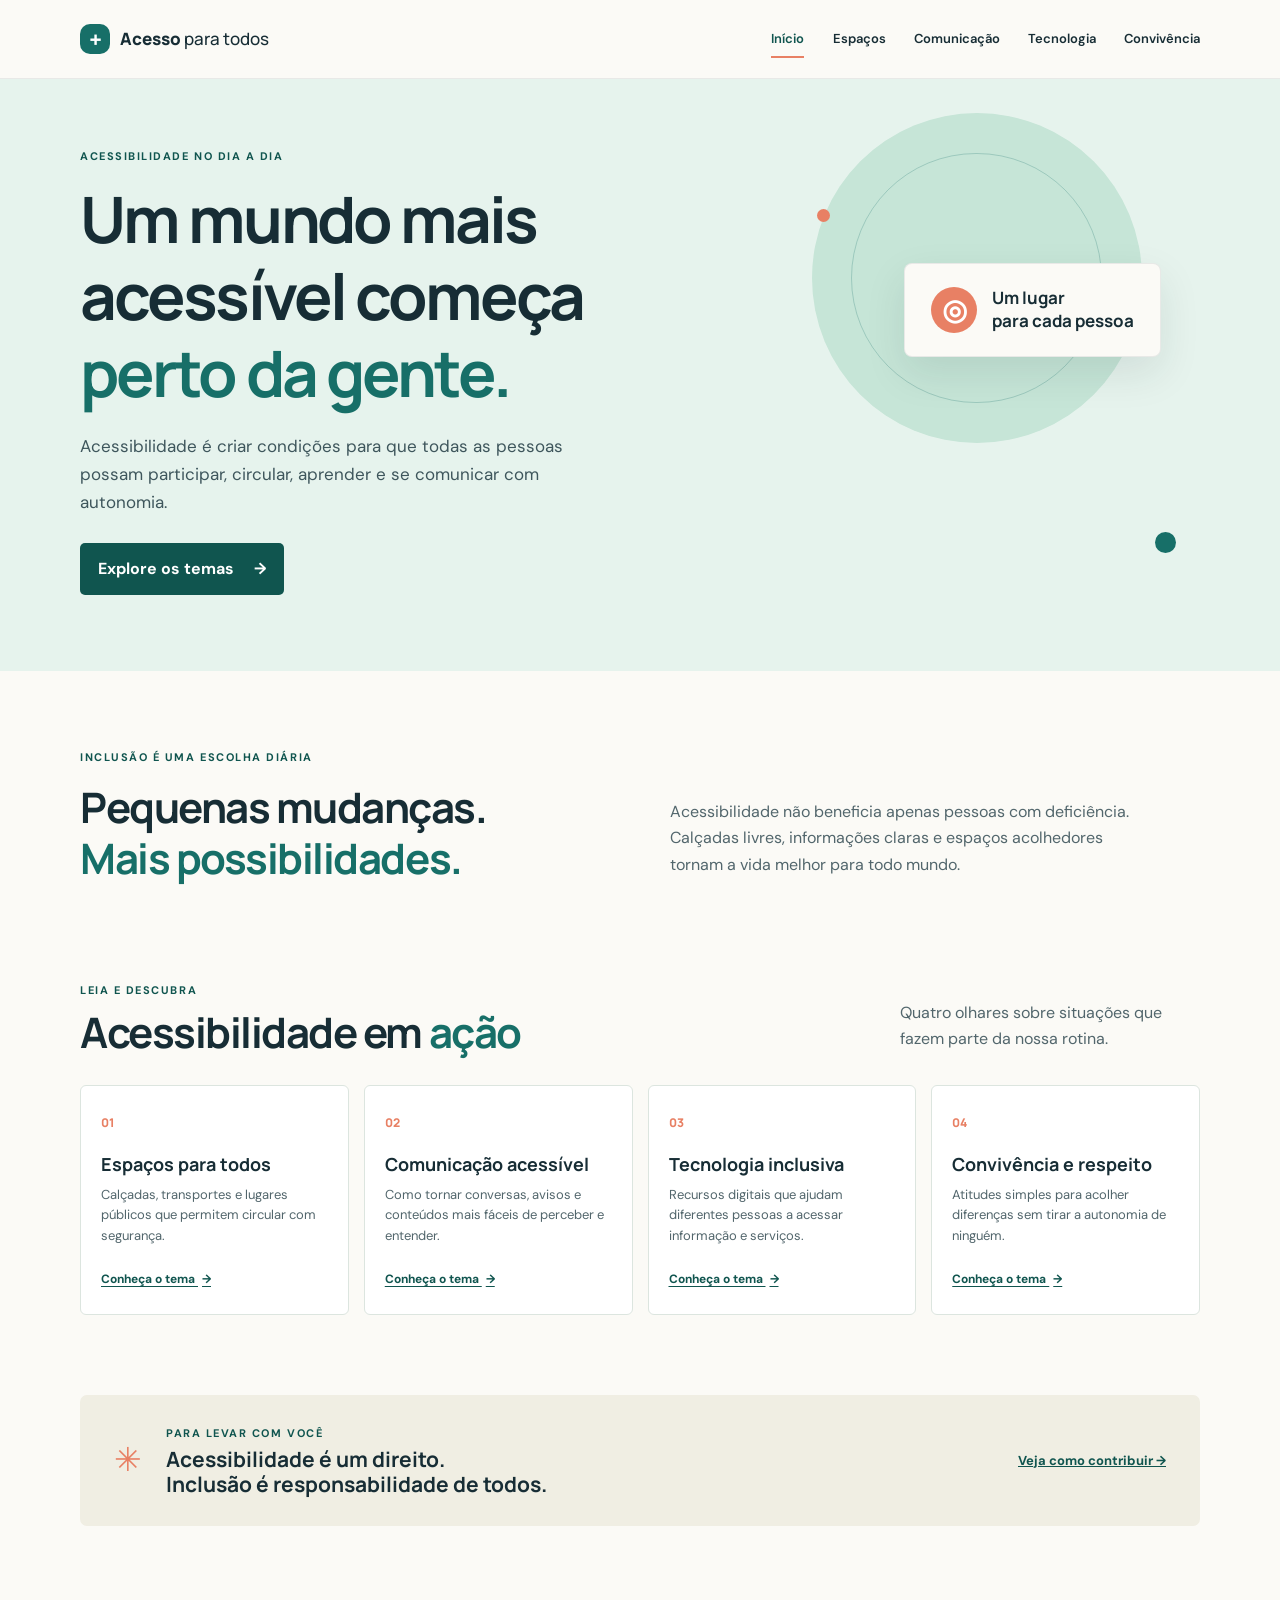
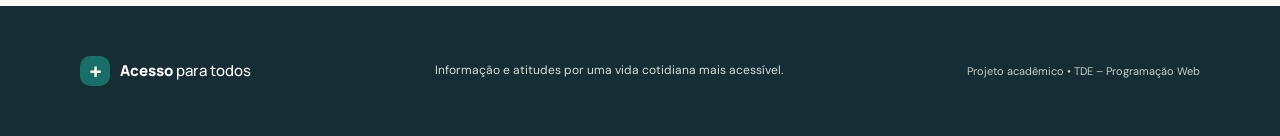
<file: index.html>
<!doctype html>
<html lang="pt-BR">
<head>
  <meta charset="utf-8">
  <meta name="viewport" content="width=device-width, initial-scale=1">
  <meta name="description" content="Ideias práticas para tornar a vida cotidiana mais acessível e inclusiva.">
  <title>Acesso para todos — acessibilidade no cotidiano</title>
  <link rel="stylesheet" href="styles.css">
</head>
<body>
  <a class="skip-link" href="#conteudo">Pular para o conteúdo</a>
  <header class="site-header">
    <div class="header-inner">
      <a class="brand" href="index.html" aria-label="Acesso para todos — página inicial">
        <span class="brand-mark" aria-hidden="true">+</span>
        <span>Acesso <span class="brand-light">para todos</span></span>
      </a>
      <nav aria-label="Navegação principal">
        <ul class="nav-list">
          <li><a href="index.html" aria-current="page">Início</a></li>
          <li><a href="cotidiano.html">Espaços</a></li>
          <li><a href="comunicacao.html">Comunicação</a></li>
          <li><a href="tecnologia.html">Tecnologia</a></li>
          <li><a href="convivencia.html">Convivência</a></li>
        </ul>
      </nav>
    </div>
  </header>

  <main id="conteudo">
    <section class="hero" aria-labelledby="hero-title">
      <div class="hero-content">
        <p class="eyebrow">ACESSIBILIDADE NO DIA A DIA</p>
        <h1 id="hero-title">Um mundo mais acessível começa <span>perto da gente.</span></h1>
        <p class="hero-text">Acessibilidade é criar condições para que todas as pessoas possam participar, circular, aprender e se comunicar com autonomia.</p>
        <a class="button" href="cotidiano.html">Explore os temas <span aria-hidden="true">→</span></a>
      </div>
      <div class="hero-art" aria-hidden="true">
        <div class="art-circle"></div>
        <div class="art-card"><span class="art-icon">◎</span><span>Um lugar<br>para cada pessoa</span></div>
        <span class="art-dot art-dot-one"></span><span class="art-dot art-dot-two"></span>
      </div>
    </section>

    <section class="intro section-wrap" aria-labelledby="intro-title">
      <div>
        <p class="eyebrow">INCLUSÃO É UMA ESCOLHA DIÁRIA</p>
        <h2 id="intro-title">Pequenas mudanças.<br><span>Mais possibilidades.</span></h2>
      </div>
      <p class="intro-copy">Acessibilidade não beneficia apenas pessoas com deficiência. Calçadas livres, informações claras e espaços acolhedores tornam a vida melhor para todo mundo.</p>
    </section>

    <section class="topics section-wrap" aria-labelledby="topics-title">
      <div class="section-heading">
        <div><p class="eyebrow">LEIA E DESCUBRA</p><h2 id="topics-title">Acessibilidade em <span>ação</span></h2></div>
        <p>Quatro olhares sobre situações que fazem parte da nossa rotina.</p>
      </div>
      <div class="card-grid">
        <article class="topic-card">
          <span class="card-number" aria-hidden="true">01</span>
          <h3>Espaços para todos</h3>
          <p>Calçadas, transportes e lugares públicos que permitem circular com segurança.</p>
          <a href="cotidiano.html">Conheça o tema <span class="visually-hidden">Espaços para todos</span> <span aria-hidden="true">→</span></a>
        </article>
        <article class="topic-card">
          <span class="card-number" aria-hidden="true">02</span>
          <h3>Comunicação acessível</h3>
          <p>Como tornar conversas, avisos e conteúdos mais fáceis de perceber e entender.</p>
          <a href="comunicacao.html">Conheça o tema <span class="visually-hidden">Comunicação acessível</span> <span aria-hidden="true">→</span></a>
        </article>
        <article class="topic-card">
          <span class="card-number" aria-hidden="true">03</span>
          <h3>Tecnologia inclusiva</h3>
          <p>Recursos digitais que ajudam diferentes pessoas a acessar informação e serviços.</p>
          <a href="tecnologia.html">Conheça o tema <span class="visually-hidden">Tecnologia inclusiva</span> <span aria-hidden="true">→</span></a>
        </article>
        <article class="topic-card">
          <span class="card-number" aria-hidden="true">04</span>
          <h3>Convivência e respeito</h3>
          <p>Atitudes simples para acolher diferenças sem tirar a autonomia de ninguém.</p>
          <a href="convivencia.html">Conheça o tema <span class="visually-hidden">Convivência e respeito</span> <span aria-hidden="true">→</span></a>
        </article>
      </div>
    </section>

    <aside class="callout section-wrap" aria-labelledby="callout-title">
      <span class="callout-symbol" aria-hidden="true">✳</span>
      <div><p class="eyebrow">PARA LEVAR COM VOCÊ</p><h2 id="callout-title">Acessibilidade é um direito.<br>Inclusão é responsabilidade de todos.</h2></div>
      <a class="text-link" href="convivencia.html">Veja como contribuir <span aria-hidden="true">→</span></a>
    </aside>
  </main>

  <footer class="site-footer">
    <div class="footer-inner">
      <a class="brand footer-brand" href="index.html"><span class="brand-mark" aria-hidden="true">+</span><span>Acesso <span class="brand-light">para todos</span></span></a>
      <p>Informação e atitudes por uma vida cotidiana mais acessível.</p>
      <small>Projeto acadêmico • TDE – Programação Web</small>
    </div>
  </footer>
</body>
</html>
</file>
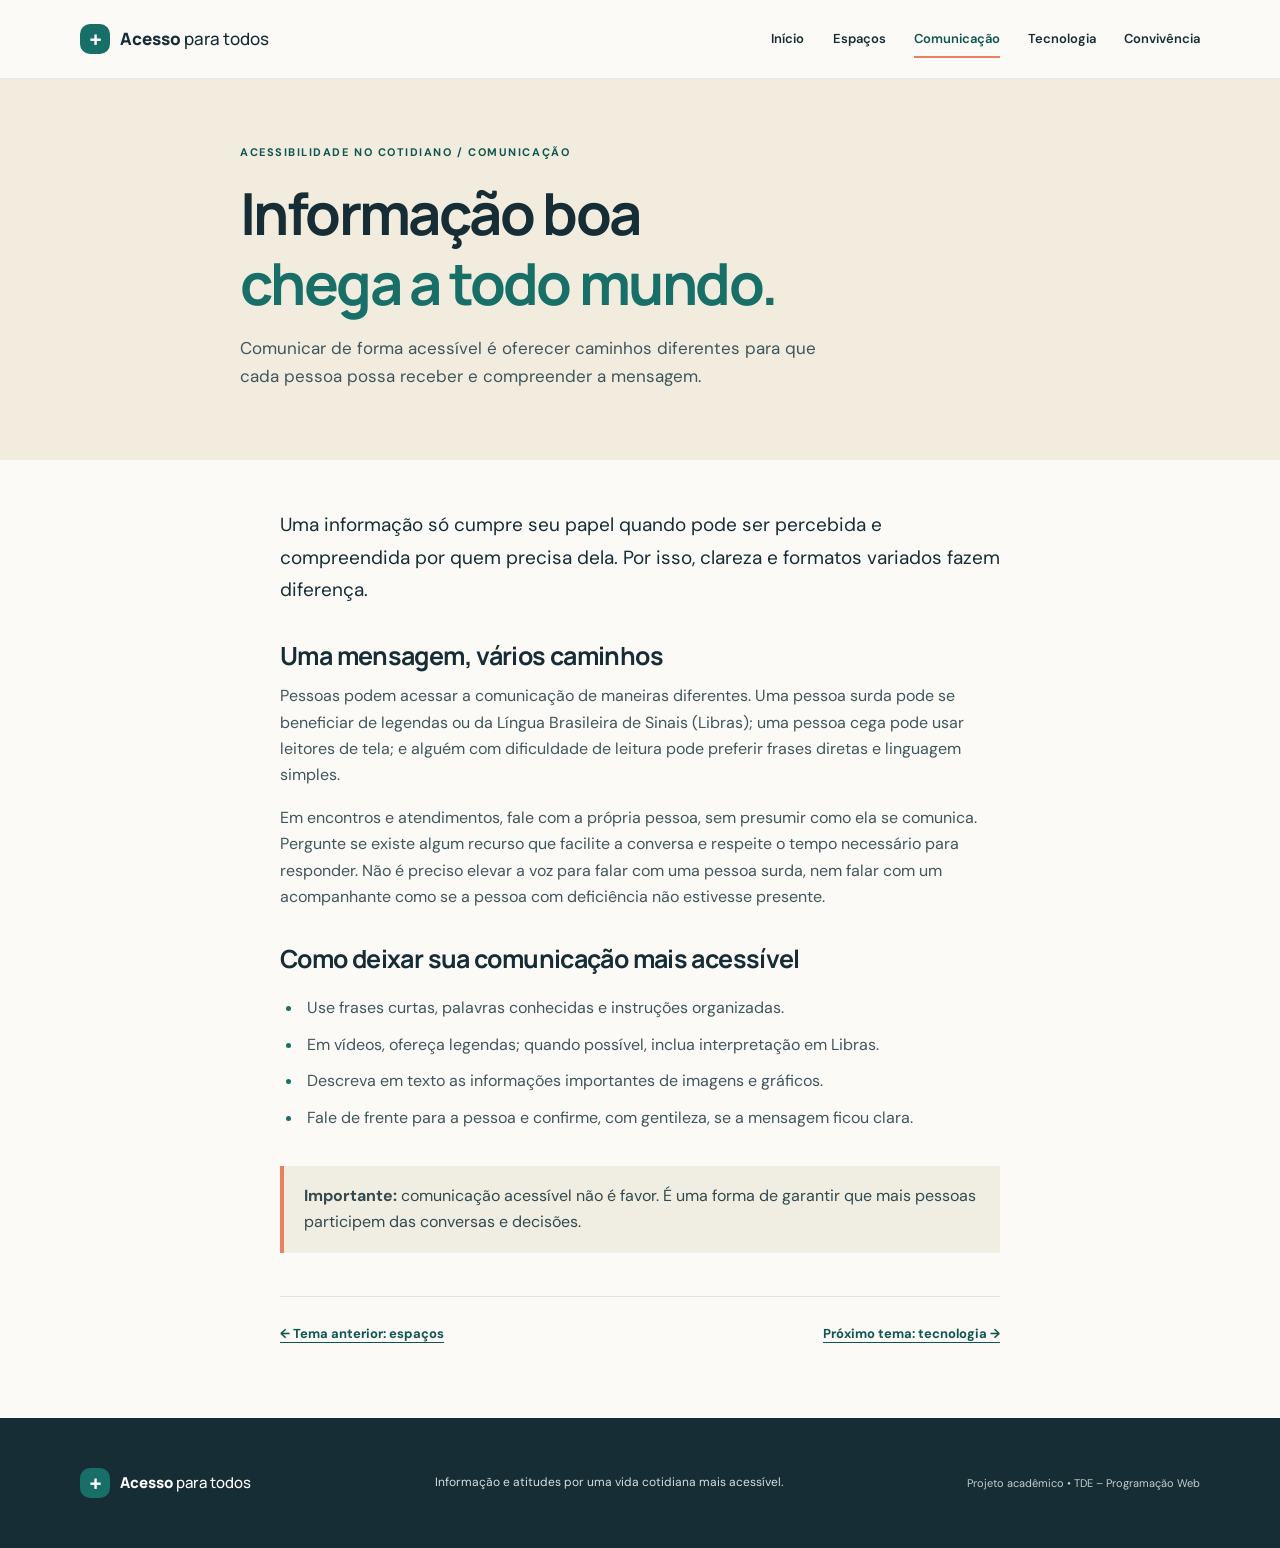
<file: comunicacao.html>
<!doctype html>
<html lang="pt-BR">
<head>
  <meta charset="utf-8">
  <meta name="viewport" content="width=device-width, initial-scale=1">
  <meta name="description" content="Dicas para uma comunicação mais clara, acessível e inclusiva.">
  <title>Comunicação acessível — Acesso para todos</title>
  <link rel="stylesheet" href="styles.css">
</head>
<body>
  <a class="skip-link" href="#conteudo">Pular para o conteúdo</a>
  <header class="site-header"><div class="header-inner">
    <a class="brand" href="index.html" aria-label="Acesso para todos — página inicial"><span class="brand-mark" aria-hidden="true">+</span><span>Acesso <span class="brand-light">para todos</span></span></a>
    <nav aria-label="Navegação principal"><ul class="nav-list">
      <li><a href="index.html">Início</a></li><li><a href="cotidiano.html">Espaços</a></li><li><a href="comunicacao.html" aria-current="page">Comunicação</a></li><li><a href="tecnologia.html">Tecnologia</a></li><li><a href="convivencia.html">Convivência</a></li>
    </ul></nav>
  </div></header>
  <main id="conteudo" class="article-main">
    <div class="article-banner banner-communication"><div class="article-banner-inner">
      <p class="eyebrow">ACESSIBILIDADE NO COTIDIANO / COMUNICAÇÃO</p>
      <h1>Informação boa<br><span>chega a todo mundo.</span></h1>
      <p>Comunicar de forma acessível é oferecer caminhos diferentes para que cada pessoa possa receber e compreender a mensagem.</p>
    </div></div>
    <article class="article-body">
      <p class="lead">Uma informação só cumpre seu papel quando pode ser percebida e compreendida por quem precisa dela. Por isso, clareza e formatos variados fazem diferença.</p>
      <h2>Uma mensagem, vários caminhos</h2>
      <p>Pessoas podem acessar a comunicação de maneiras diferentes. Uma pessoa surda pode se beneficiar de legendas ou da Língua Brasileira de Sinais (Libras); uma pessoa cega pode usar leitores de tela; e alguém com dificuldade de leitura pode preferir frases diretas e linguagem simples.</p>
      <p>Em encontros e atendimentos, fale com a própria pessoa, sem presumir como ela se comunica. Pergunte se existe algum recurso que facilite a conversa e respeite o tempo necessário para responder. Não é preciso elevar a voz para falar com uma pessoa surda, nem falar com um acompanhante como se a pessoa com deficiência não estivesse presente.</p>
      <h2>Como deixar sua comunicação mais acessível</h2>
      <ul class="action-list">
        <li>Use frases curtas, palavras conhecidas e instruções organizadas.</li>
        <li>Em vídeos, ofereça legendas; quando possível, inclua interpretação em Libras.</li>
        <li>Descreva em texto as informações importantes de imagens e gráficos.</li>
        <li>Fale de frente para a pessoa e confirme, com gentileza, se a mensagem ficou clara.</li>
      </ul>
      <aside class="note"><strong>Importante:</strong> comunicação acessível não é favor. É uma forma de garantir que mais pessoas participem das conversas e decisões.</aside>
      <nav class="article-navigation" aria-label="Navegação entre artigos"><a href="cotidiano.html">← Tema anterior: espaços</a><a href="tecnologia.html">Próximo tema: tecnologia →</a></nav>
    </article>
  </main>
  <footer class="site-footer"><div class="footer-inner"><a class="brand footer-brand" href="index.html"><span class="brand-mark" aria-hidden="true">+</span><span>Acesso <span class="brand-light">para todos</span></span></a><p>Informação e atitudes por uma vida cotidiana mais acessível.</p><small>Projeto acadêmico • TDE – Programação Web</small></div></footer>
</body>
</html>
</file>
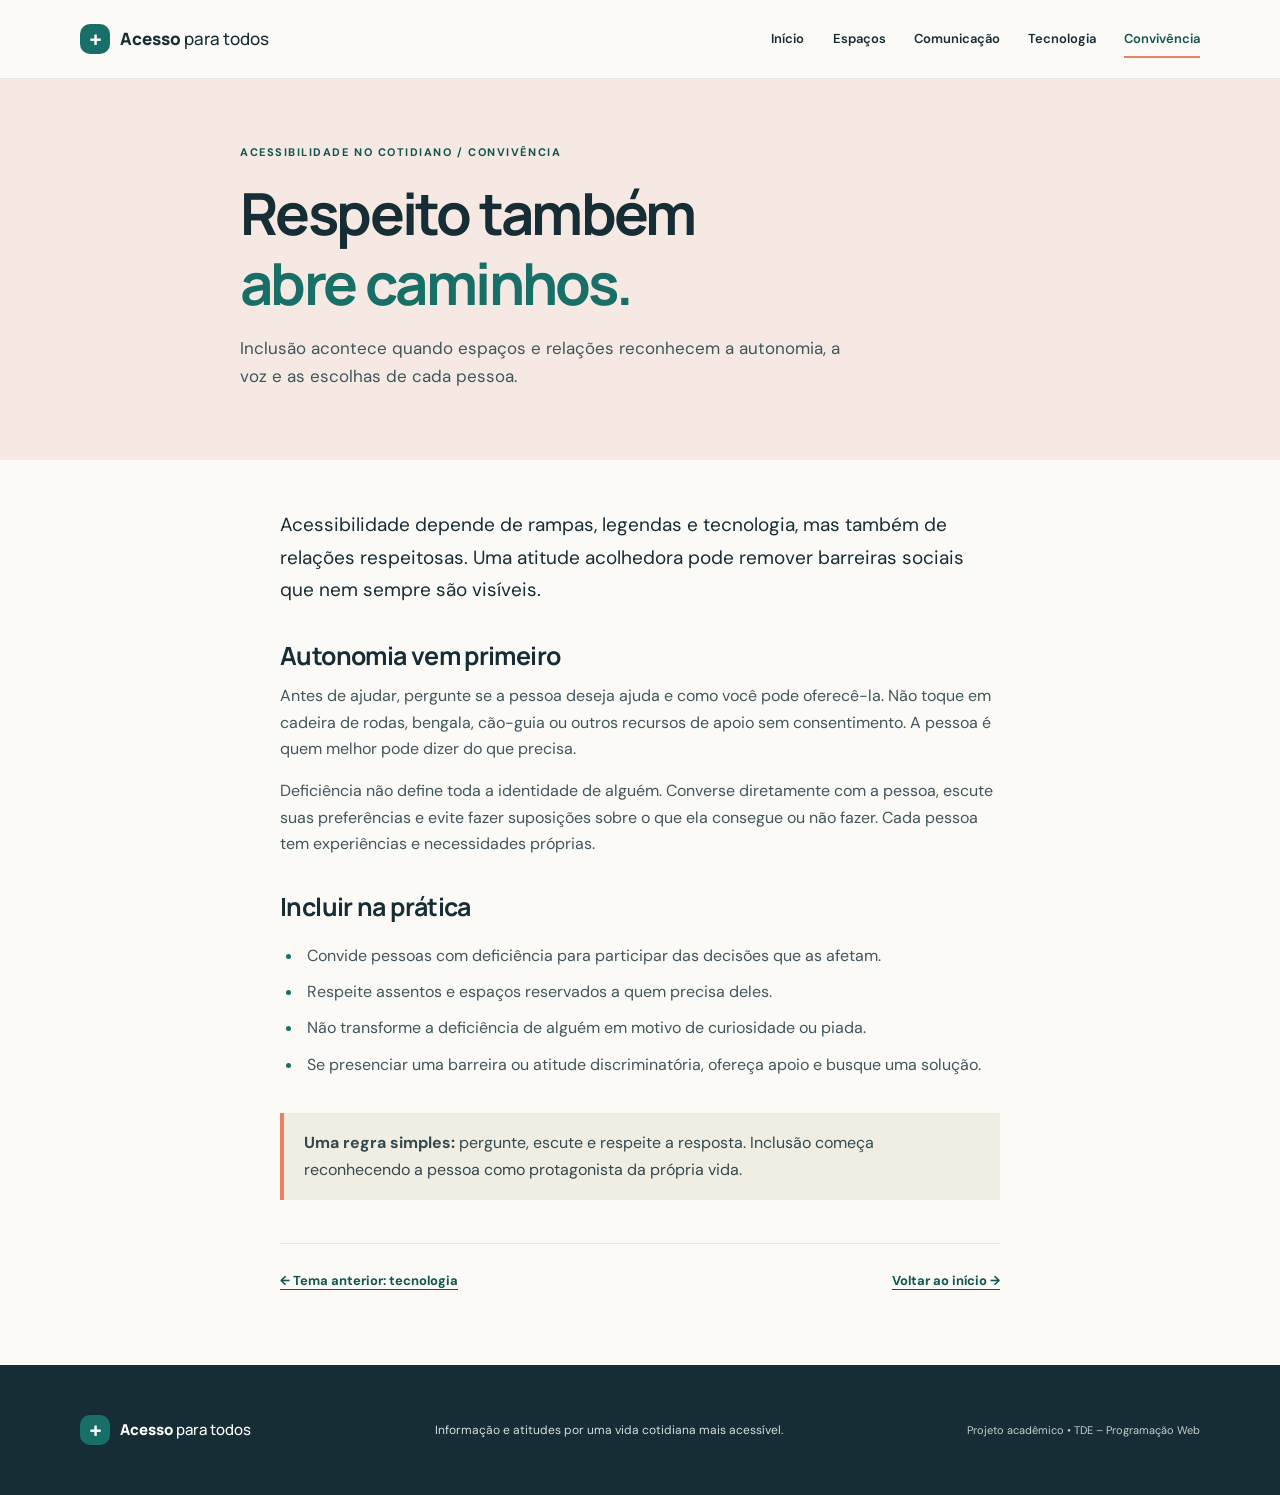
<file: convivencia.html>
<!doctype html>
<html lang="pt-BR">
<head>
  <meta charset="utf-8">
  <meta name="viewport" content="width=device-width, initial-scale=1">
  <meta name="description" content="Atitudes de respeito e convivência inclusiva no dia a dia.">
  <title>Convivência e respeito — Acesso para todos</title>
  <link rel="stylesheet" href="styles.css">
</head>
<body>
  <a class="skip-link" href="#conteudo">Pular para o conteúdo</a>
  <header class="site-header"><div class="header-inner">
    <a class="brand" href="index.html" aria-label="Acesso para todos — página inicial"><span class="brand-mark" aria-hidden="true">+</span><span>Acesso <span class="brand-light">para todos</span></span></a>
    <nav aria-label="Navegação principal"><ul class="nav-list">
      <li><a href="index.html">Início</a></li><li><a href="cotidiano.html">Espaços</a></li><li><a href="comunicacao.html">Comunicação</a></li><li><a href="tecnologia.html">Tecnologia</a></li><li><a href="convivencia.html" aria-current="page">Convivência</a></li>
    </ul></nav>
  </div></header>
  <main id="conteudo" class="article-main">
    <div class="article-banner banner-community"><div class="article-banner-inner">
      <p class="eyebrow">ACESSIBILIDADE NO COTIDIANO / CONVIVÊNCIA</p>
      <h1>Respeito também<br><span>abre caminhos.</span></h1>
      <p>Inclusão acontece quando espaços e relações reconhecem a autonomia, a voz e as escolhas de cada pessoa.</p>
    </div></div>
    <article class="article-body">
      <p class="lead">Acessibilidade depende de rampas, legendas e tecnologia, mas também de relações respeitosas. Uma atitude acolhedora pode remover barreiras sociais que nem sempre são visíveis.</p>
      <h2>Autonomia vem primeiro</h2>
      <p>Antes de ajudar, pergunte se a pessoa deseja ajuda e como você pode oferecê-la. Não toque em cadeira de rodas, bengala, cão-guia ou outros recursos de apoio sem consentimento. A pessoa é quem melhor pode dizer do que precisa.</p>
      <p>Deficiência não define toda a identidade de alguém. Converse diretamente com a pessoa, escute suas preferências e evite fazer suposições sobre o que ela consegue ou não fazer. Cada pessoa tem experiências e necessidades próprias.</p>
      <h2>Incluir na prática</h2>
      <ul class="action-list">
        <li>Convide pessoas com deficiência para participar das decisões que as afetam.</li>
        <li>Respeite assentos e espaços reservados a quem precisa deles.</li>
        <li>Não transforme a deficiência de alguém em motivo de curiosidade ou piada.</li>
        <li>Se presenciar uma barreira ou atitude discriminatória, ofereça apoio e busque uma solução.</li>
      </ul>
      <aside class="note"><strong>Uma regra simples:</strong> pergunte, escute e respeite a resposta. Inclusão começa reconhecendo a pessoa como protagonista da própria vida.</aside>
      <nav class="article-navigation" aria-label="Navegação entre artigos"><a href="tecnologia.html">← Tema anterior: tecnologia</a><a href="index.html">Voltar ao início →</a></nav>
    </article>
  </main>
  <footer class="site-footer"><div class="footer-inner"><a class="brand footer-brand" href="index.html"><span class="brand-mark" aria-hidden="true">+</span><span>Acesso <span class="brand-light">para todos</span></span></a><p>Informação e atitudes por uma vida cotidiana mais acessível.</p><small>Projeto acadêmico • TDE – Programação Web</small></div></footer>
</body>
</html>
</file>
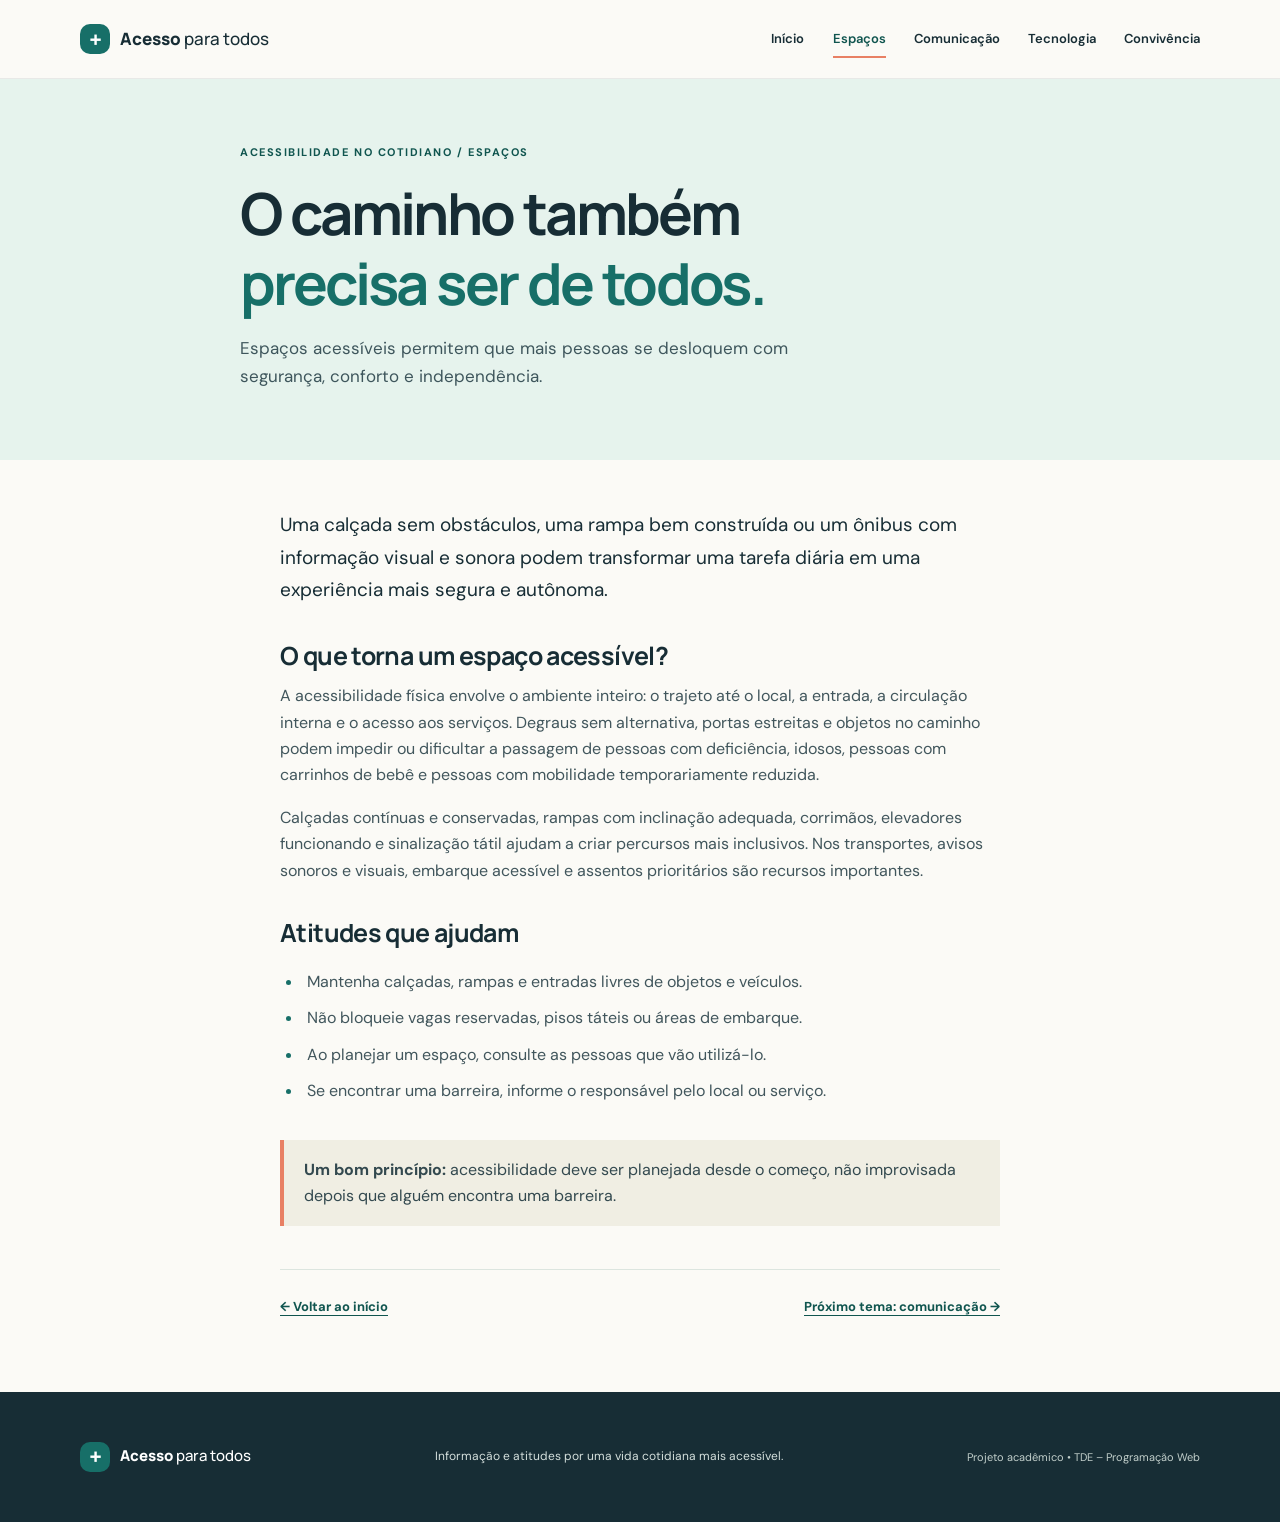
<file: cotidiano.html>
<!doctype html>
<html lang="pt-BR">
<head>
  <meta charset="utf-8">
  <meta name="viewport" content="width=device-width, initial-scale=1">
  <meta name="description" content="Como tornar calçadas, transportes e espaços públicos mais acessíveis.">
  <title>Espaços para todos — Acesso para todos</title>
  <link rel="stylesheet" href="styles.css">
</head>
<body>
  <a class="skip-link" href="#conteudo">Pular para o conteúdo</a>
  <header class="site-header"><div class="header-inner">
    <a class="brand" href="index.html" aria-label="Acesso para todos — página inicial"><span class="brand-mark" aria-hidden="true">+</span><span>Acesso <span class="brand-light">para todos</span></span></a>
    <nav aria-label="Navegação principal"><ul class="nav-list">
      <li><a href="index.html">Início</a></li><li><a href="cotidiano.html" aria-current="page">Espaços</a></li><li><a href="comunicacao.html">Comunicação</a></li><li><a href="tecnologia.html">Tecnologia</a></li><li><a href="convivencia.html">Convivência</a></li>
    </ul></nav>
  </div></header>
  <main id="conteudo" class="article-main">
    <div class="article-banner banner-space"><div class="article-banner-inner">
      <p class="eyebrow">ACESSIBILIDADE NO COTIDIANO / ESPAÇOS</p>
      <h1>O caminho também<br><span>precisa ser de todos.</span></h1>
      <p>Espaços acessíveis permitem que mais pessoas se desloquem com segurança, conforto e independência.</p>
    </div></div>
    <article class="article-body">
      <p class="lead">Uma calçada sem obstáculos, uma rampa bem construída ou um ônibus com informação visual e sonora podem transformar uma tarefa diária em uma experiência mais segura e autônoma.</p>
      <h2>O que torna um espaço acessível?</h2>
      <p>A acessibilidade física envolve o ambiente inteiro: o trajeto até o local, a entrada, a circulação interna e o acesso aos serviços. Degraus sem alternativa, portas estreitas e objetos no caminho podem impedir ou dificultar a passagem de pessoas com deficiência, idosos, pessoas com carrinhos de bebê e pessoas com mobilidade temporariamente reduzida.</p>
      <p>Calçadas contínuas e conservadas, rampas com inclinação adequada, corrimãos, elevadores funcionando e sinalização tátil ajudam a criar percursos mais inclusivos. Nos transportes, avisos sonoros e visuais, embarque acessível e assentos prioritários são recursos importantes.</p>
      <h2>Atitudes que ajudam</h2>
      <ul class="action-list">
        <li>Mantenha calçadas, rampas e entradas livres de objetos e veículos.</li>
        <li>Não bloqueie vagas reservadas, pisos táteis ou áreas de embarque.</li>
        <li>Ao planejar um espaço, consulte as pessoas que vão utilizá-lo.</li>
        <li>Se encontrar uma barreira, informe o responsável pelo local ou serviço.</li>
      </ul>
      <aside class="note"><strong>Um bom princípio:</strong> acessibilidade deve ser planejada desde o começo, não improvisada depois que alguém encontra uma barreira.</aside>
      <nav class="article-navigation" aria-label="Navegação entre artigos"><a href="index.html">← Voltar ao início</a><a href="comunicacao.html">Próximo tema: comunicação →</a></nav>
    </article>
  </main>
  <footer class="site-footer"><div class="footer-inner"><a class="brand footer-brand" href="index.html"><span class="brand-mark" aria-hidden="true">+</span><span>Acesso <span class="brand-light">para todos</span></span></a><p>Informação e atitudes por uma vida cotidiana mais acessível.</p><small>Projeto acadêmico • TDE – Programação Web</small></div></footer>
</body>
</html>
</file>
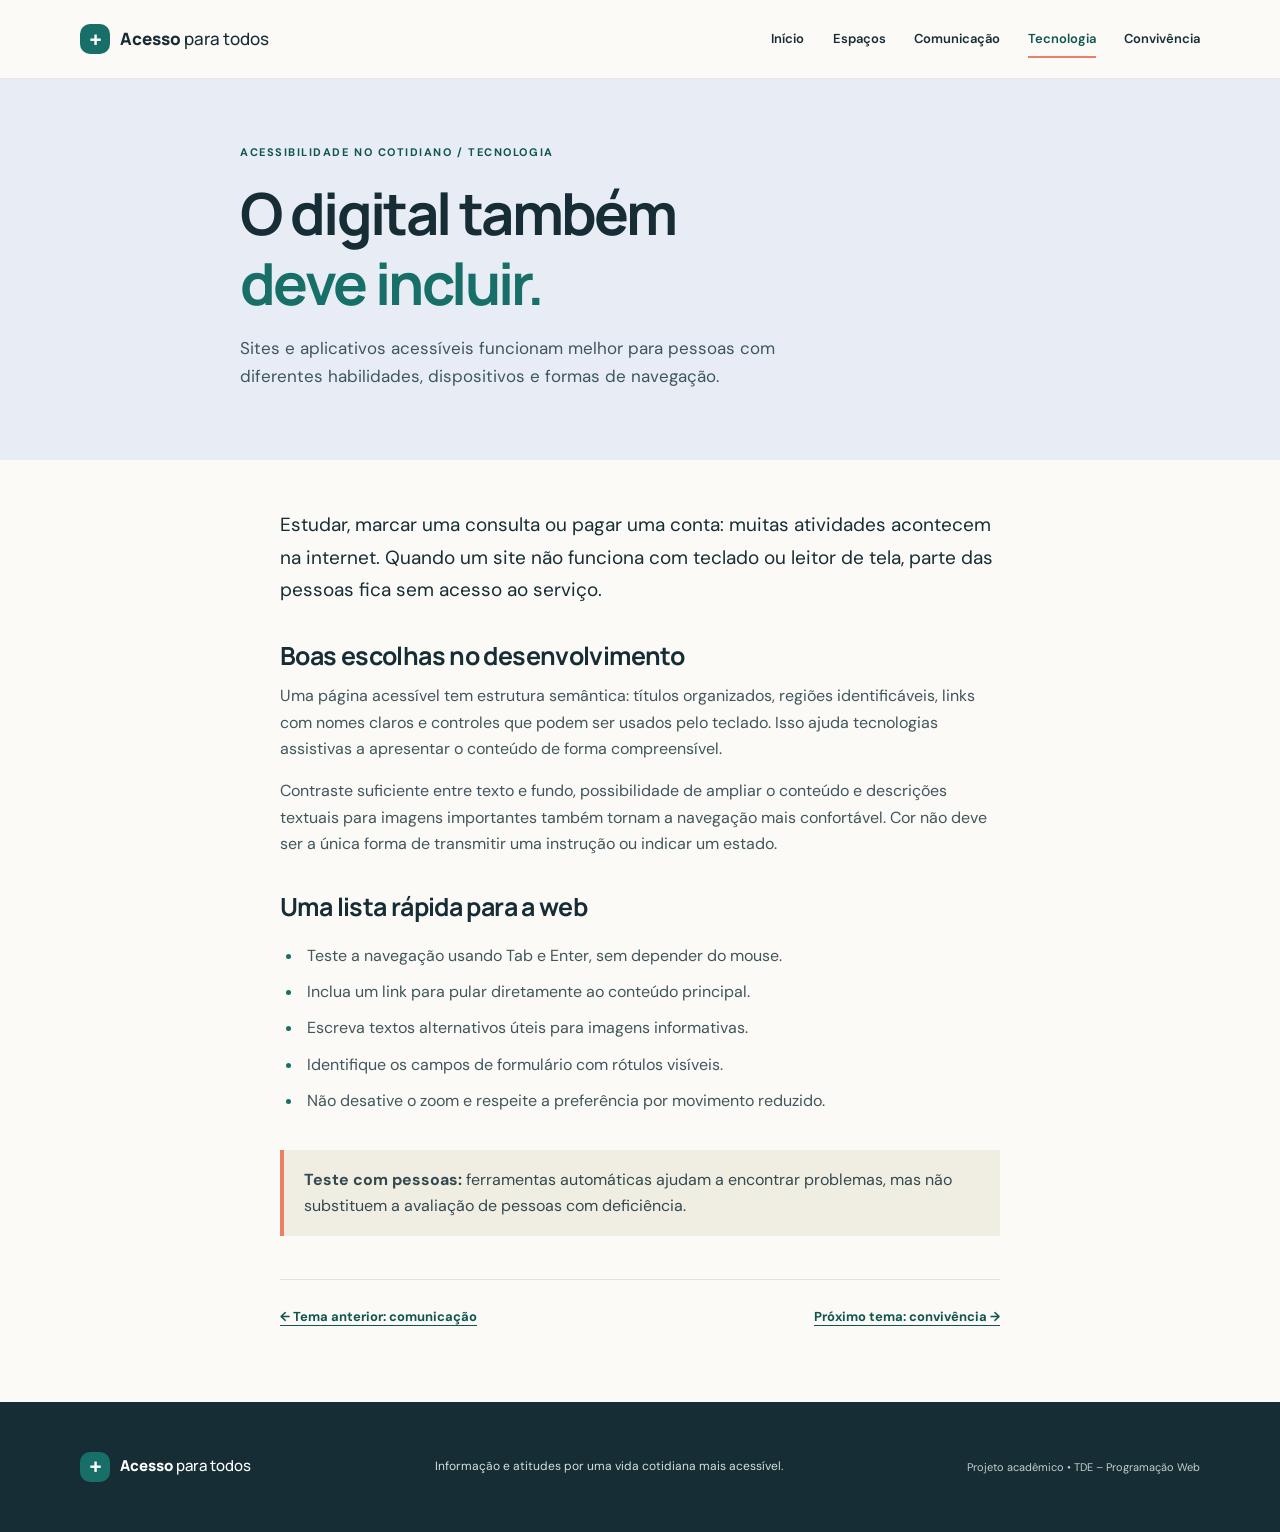
<file: tecnologia.html>
<!doctype html>
<html lang="pt-BR">
<head>
  <meta charset="utf-8">
  <meta name="viewport" content="width=device-width, initial-scale=1">
  <meta name="description" content="Boas práticas para criar sites e serviços digitais acessíveis.">
  <title>Tecnologia inclusiva — Acesso para todos</title>
  <link rel="stylesheet" href="styles.css">
</head>
<body>
  <a class="skip-link" href="#conteudo">Pular para o conteúdo</a>
  <header class="site-header"><div class="header-inner">
    <a class="brand" href="index.html" aria-label="Acesso para todos — página inicial"><span class="brand-mark" aria-hidden="true">+</span><span>Acesso <span class="brand-light">para todos</span></span></a>
    <nav aria-label="Navegação principal"><ul class="nav-list">
      <li><a href="index.html">Início</a></li><li><a href="cotidiano.html">Espaços</a></li><li><a href="comunicacao.html">Comunicação</a></li><li><a href="tecnologia.html" aria-current="page">Tecnologia</a></li><li><a href="convivencia.html">Convivência</a></li>
    </ul></nav>
  </div></header>
  <main id="conteudo" class="article-main">
    <div class="article-banner banner-technology"><div class="article-banner-inner">
      <p class="eyebrow">ACESSIBILIDADE NO COTIDIANO / TECNOLOGIA</p>
      <h1>O digital também<br><span>deve incluir.</span></h1>
      <p>Sites e aplicativos acessíveis funcionam melhor para pessoas com diferentes habilidades, dispositivos e formas de navegação.</p>
    </div></div>
    <article class="article-body">
      <p class="lead">Estudar, marcar uma consulta ou pagar uma conta: muitas atividades acontecem na internet. Quando um site não funciona com teclado ou leitor de tela, parte das pessoas fica sem acesso ao serviço.</p>
      <h2>Boas escolhas no desenvolvimento</h2>
      <p>Uma página acessível tem estrutura semântica: títulos organizados, regiões identificáveis, links com nomes claros e controles que podem ser usados pelo teclado. Isso ajuda tecnologias assistivas a apresentar o conteúdo de forma compreensível.</p>
      <p>Contraste suficiente entre texto e fundo, possibilidade de ampliar o conteúdo e descrições textuais para imagens importantes também tornam a navegação mais confortável. Cor não deve ser a única forma de transmitir uma instrução ou indicar um estado.</p>
      <h2>Uma lista rápida para a web</h2>
      <ul class="action-list">
        <li>Teste a navegação usando Tab e Enter, sem depender do mouse.</li>
        <li>Inclua um link para pular diretamente ao conteúdo principal.</li>
        <li>Escreva textos alternativos úteis para imagens informativas.</li>
        <li>Identifique os campos de formulário com rótulos visíveis.</li>
        <li>Não desative o zoom e respeite a preferência por movimento reduzido.</li>
      </ul>
      <aside class="note"><strong>Teste com pessoas:</strong> ferramentas automáticas ajudam a encontrar problemas, mas não substituem a avaliação de pessoas com deficiência.</aside>
      <nav class="article-navigation" aria-label="Navegação entre artigos"><a href="comunicacao.html">← Tema anterior: comunicação</a><a href="convivencia.html">Próximo tema: convivência →</a></nav>
    </article>
  </main>
  <footer class="site-footer"><div class="footer-inner"><a class="brand footer-brand" href="index.html"><span class="brand-mark" aria-hidden="true">+</span><span>Acesso <span class="brand-light">para todos</span></span></a><p>Informação e atitudes por uma vida cotidiana mais acessível.</p><small>Projeto acadêmico • TDE – Programação Web</small></div></footer>
</body>
</html>
</file>
<file: styles.css>
@import url('https://fonts.googleapis.com/css2?family=DM+Sans:wght@400;500;600;700&family=Manrope:wght@400;500;600;700;800&display=swap');

:root {
  color-scheme: light;
  --ink: #172d35;
  --muted: #52666c;
  --teal: #176f68;
  --teal-dark: #10554f;
  --mint: #e6f3ed;
  --paper: #fbfaf6;
  --line: #dce5df;
  --coral: #e88064;
  --white: #fff;
  font-family: "DM Sans", "Segoe UI", sans-serif;
}

* { box-sizing: border-box; }
html { scroll-behavior: smooth; }
body { margin: 0; color: var(--ink); background: var(--paper); line-height: 1.65; }
a { color: var(--teal-dark); }
a:hover { color: #093d38; }
a:focus-visible { outline: 3px solid #bd512f; outline-offset: 4px; border-radius: 2px; }
.skip-link {
  position: absolute; z-index: 10; top: 0; left: 1rem; padding: .7rem 1rem;
  color: var(--white); background: var(--ink); transform: translateY(-150%);
}
.skip-link:focus { transform: translateY(0); }
.site-header { background: var(--paper); border-bottom: 1px solid rgba(23,45,53,.08); }
.header-inner {
  width: min(1120px, calc(100% - 48px)); min-height: 78px; margin: auto;
  display: flex; align-items: center; justify-content: space-between; gap: 24px;
}
.brand { display: inline-flex; align-items: center; gap: 10px; text-decoration: none; color: var(--ink); font-family: "Manrope", sans-serif; font-size: 17px; font-weight: 800; white-space: nowrap; }
.brand-light { font-weight: 500; }
.brand-mark { display: grid; width: 30px; height: 30px; place-items: center; border-radius: 10px; color: white; background: var(--teal); font-size: 23px; line-height: 1; }
.nav-list { display: flex; gap: clamp(12px, 2.2vw, 29px); align-items: center; padding: 0; margin: 0; list-style: none; }
.nav-list a { display: inline-block; padding: 8px 0; color: var(--ink); text-decoration: none; font-size: 13px; font-weight: 600; }
.nav-list a:hover, .nav-list a[aria-current="page"] { color: var(--teal-dark); }
.nav-list a[aria-current="page"] { box-shadow: inset 0 -2px var(--coral); }
.hero { position: relative; overflow: hidden; min-height: 430px; display: flex; align-items: center; background: var(--mint); }
.hero-content { width: min(1120px, calc(100% - 48px)); margin: 0 auto; padding: 68px 0 76px; position: relative; z-index: 1; }
.eyebrow { margin: 0 0 16px; color: var(--teal-dark); font-size: 11px; font-weight: 700; letter-spacing: .14em; }
h1, h2, h3 { font-family: "Manrope", "Segoe UI", sans-serif; line-height: 1.2; }
.hero h1 { max-width: 650px; margin: 0; font-size: clamp(38px, 5.3vw, 64px); letter-spacing: -.045em; }
.hero h1 span, .intro h2 span, .section-heading h2 span { color: var(--teal); }
.hero-text { max-width: 520px; margin: 20px 0 27px; color: #3e565c; font-size: 17px; }
.button { display: inline-flex; align-items: center; gap: 20px; padding: 13px 18px; border-radius: 5px; background: var(--teal-dark); color: var(--white); font-weight: 700; text-decoration: none; }
.button:hover { background: #093d38; color: white; }
.hero-art { position: absolute; right: max(calc((100vw - 1120px) / 2), 5%); top: 0; width: 38%; height: 100%; }
.art-circle { position: absolute; top: 34px; right: 12%; width: min(330px, 85%); aspect-ratio: 1; border-radius: 50%; background: #c6e5d7; }
.art-circle::before { content: ""; position: absolute; inset: 12%; border: 1px solid rgba(23,111,104,.24); border-radius: 50%; }
.art-card { position: absolute; right: 8%; top: 31%; display: flex; align-items: center; gap: 15px; padding: 23px 26px; border: 1px solid rgba(23,45,53,.08); border-radius: 8px; background: var(--paper); box-shadow: 0 16px 40px rgba(23,45,53,.1); font-family: "Manrope", sans-serif; font-size: 17px; font-weight: 700; line-height: 1.35; }
.art-icon { display: grid; width: 46px; height: 46px; place-items: center; border-radius: 50%; color: white; background: var(--coral); font-size: 29px; }
.art-dot { position: absolute; width: 13px; height: 13px; border-radius: 50%; background: var(--coral); }
.art-dot-one { right: 76%; top: 22%; }.art-dot-two { right: 5%; bottom: 20%; width: 21px; height: 21px; background: var(--teal); }
.section-wrap { width: min(1120px, calc(100% - 48px)); margin-right: auto; margin-left: auto; }
.intro { display: grid; grid-template-columns: 1fr 1fr; align-items: end; gap: 60px; padding-top: 77px; padding-bottom: 66px; }
.intro h2, .section-heading h2 { margin: 0; font-size: clamp(30px, 4vw, 42px); letter-spacing: -.035em; }
.intro-copy { max-width: 470px; margin: 0 0 5px; color: var(--muted); font-size: 16px; }
.topics { padding-top: 32px; padding-bottom: 80px; }
.section-heading { display: flex; align-items: end; justify-content: space-between; gap: 30px; margin-bottom: 27px; }
.section-heading .eyebrow { margin-bottom: 8px; }
.section-heading > p { max-width: 300px; margin: 0 0 5px; color: var(--muted); }
.card-grid { display: grid; grid-template-columns: repeat(4, 1fr); gap: 15px; }
.topic-card { min-height: 230px; padding: 23px 20px 20px; border: 1px solid var(--line); border-radius: 6px; background: var(--white); }
.card-number { color: var(--coral); font-family: "Manrope", sans-serif; font-size: 12px; font-weight: 800; }
.topic-card h3 { margin: 19px 0 9px; font-size: 18px; }
.topic-card p { margin: 0 0 18px; color: var(--muted); font-size: 13px; line-height: 1.6; }
.topic-card a { font-size: 12px; font-weight: 700; text-decoration-thickness: 1px; text-underline-offset: 3px; }
.topic-card a span:last-child { padding-left: 4px; }
.callout { display: flex; align-items: center; gap: 24px; padding: 29px 34px; margin-bottom: 80px; border-radius: 7px; background: #f0eee3; }
.callout-symbol { color: var(--coral); font-size: 33px; }
.callout .eyebrow { margin-bottom: 5px; }
.callout h2 { margin: 0; font-size: 21px; }
.text-link { margin-left: auto; white-space: nowrap; font-size: 13px; font-weight: 700; }
.site-footer { color: #e9f1ee; background: var(--ink); }
.footer-inner { width: min(1120px, calc(100% - 48px)); min-height: 130px; margin: auto; display: flex; align-items: center; justify-content: space-between; gap: 25px; }
.footer-brand { color: var(--white); font-size: 15px; }
.footer-brand .brand-mark { background: var(--teal); }
.footer-inner p { margin: 0; color: #d4dfdc; font-size: 12px; }
.footer-inner small { color: #c2cfcb; font-size: 11px; }
.article-banner { padding: 64px 24px 70px; background: var(--mint); }
.article-banner-inner { width: min(800px, 100%); margin: auto; }
.article-banner .eyebrow { margin-bottom: 17px; }
.article-banner h1 { margin: 0; font-size: clamp(38px, 5.5vw, 58px); letter-spacing: -.045em; }
.article-banner h1 span { color: var(--teal); }
.article-banner-inner > p:last-child { max-width: 600px; margin: 17px 0 0; color: #3e565c; font-size: 17px; }
.banner-communication { background: #f2ecdf; }
.banner-technology { background: #e8edf5; }
.banner-community { background: #f6e9e3; }
.article-body { width: min(720px, calc(100% - 48px)); margin: 0 auto; padding: 49px 0 74px; }
.article-body p { color: #41565c; }
.article-body .lead { margin: 0 0 35px; color: var(--ink); font-size: 19px; line-height: 1.7; }
.article-body h2 { margin: 34px 0 12px; font-size: 25px; letter-spacing: -.025em; }
.article-body h2 + p { margin-top: 0; }
.action-list { padding-left: 23px; color: #41565c; }
.action-list li { padding: 5px 0 5px 4px; }
.action-list li::marker { color: var(--teal); }
.note { margin: 30px 0; padding: 17px 20px; border-left: 4px solid var(--coral); background: #f0eee3; color: #33494f; }
.article-navigation { display: flex; justify-content: space-between; gap: 20px; padding-top: 26px; margin-top: 43px; border-top: 1px solid var(--line); }
.article-navigation a { font-size: 13px; font-weight: 700; text-decoration-thickness: 1px; text-underline-offset: 4px; }
.visually-hidden { position: absolute; width: 1px; height: 1px; padding: 0; margin: -1px; overflow: hidden; clip: rect(0, 0, 0, 0); white-space: nowrap; border: 0; }

@media (max-width: 850px) {
  .header-inner { align-items: flex-start; flex-direction: column; padding: 16px 0 10px; gap: 9px; }
  .nav-list { flex-wrap: wrap; gap: 5px 20px; }
  .hero-art { right: -3%; width: 38%; opacity: .8; }
  .hero-content { width: min(1120px, calc(100% - 48px)); }
  .hero h1, .hero-text { max-width: 58%; }
  .card-grid { grid-template-columns: repeat(2, 1fr); }
  .footer-inner { flex-wrap: wrap; justify-content: flex-start; padding: 25px 0; }
  .footer-inner p { margin-right: auto; }
}
@media (max-width: 560px) {
  html { scroll-behavior: auto; }
  .header-inner, .section-wrap, .hero-content, .footer-inner { width: calc(100% - 36px); }
  .nav-list { gap: 2px 15px; }
  .nav-list a { font-size: 12px; }
  .hero { min-height: 470px; align-items: flex-start; }
  .hero-content { padding-top: 54px; }
  .hero h1, .hero-text { max-width: 100%; }
  .hero-text { font-size: 15px; }
  .hero-art { top: auto; right: 5%; bottom: 0; width: 45%; height: 160px; opacity: .45; }
  .art-circle { top: 0; right: 0; width: 150px; }
  .art-card { top: 35px; right: 0; padding: 12px; font-size: 13px; }
  .art-icon { width: 34px; height: 34px; font-size: 22px; }
  .intro { grid-template-columns: 1fr; gap: 16px; padding-top: 56px; padding-bottom: 40px; }
  .section-heading { align-items: flex-start; flex-direction: column; gap: 10px; }
  .card-grid { grid-template-columns: 1fr; }
  .topic-card { min-height: 0; }
  .callout { align-items: flex-start; flex-wrap: wrap; padding: 22px; margin-bottom: 50px; }
  .callout-symbol { display: none; }
  .callout h2 { font-size: 18px; }
  .text-link { margin-left: 0; }
  .footer-inner { display: grid; gap: 12px; }
  .article-banner { padding: 47px 18px 50px; }
  .article-banner .eyebrow { font-size: 9px; }
  .article-banner-inner > p:last-child { font-size: 15px; }
  .article-body { width: calc(100% - 40px); padding-top: 36px; }
  .article-body .lead { font-size: 17px; }
  .article-navigation { flex-direction: column; }
}
@media (prefers-reduced-motion: reduce) {
  *, *::before, *::after { scroll-behavior: auto !important; }
}
</file>
